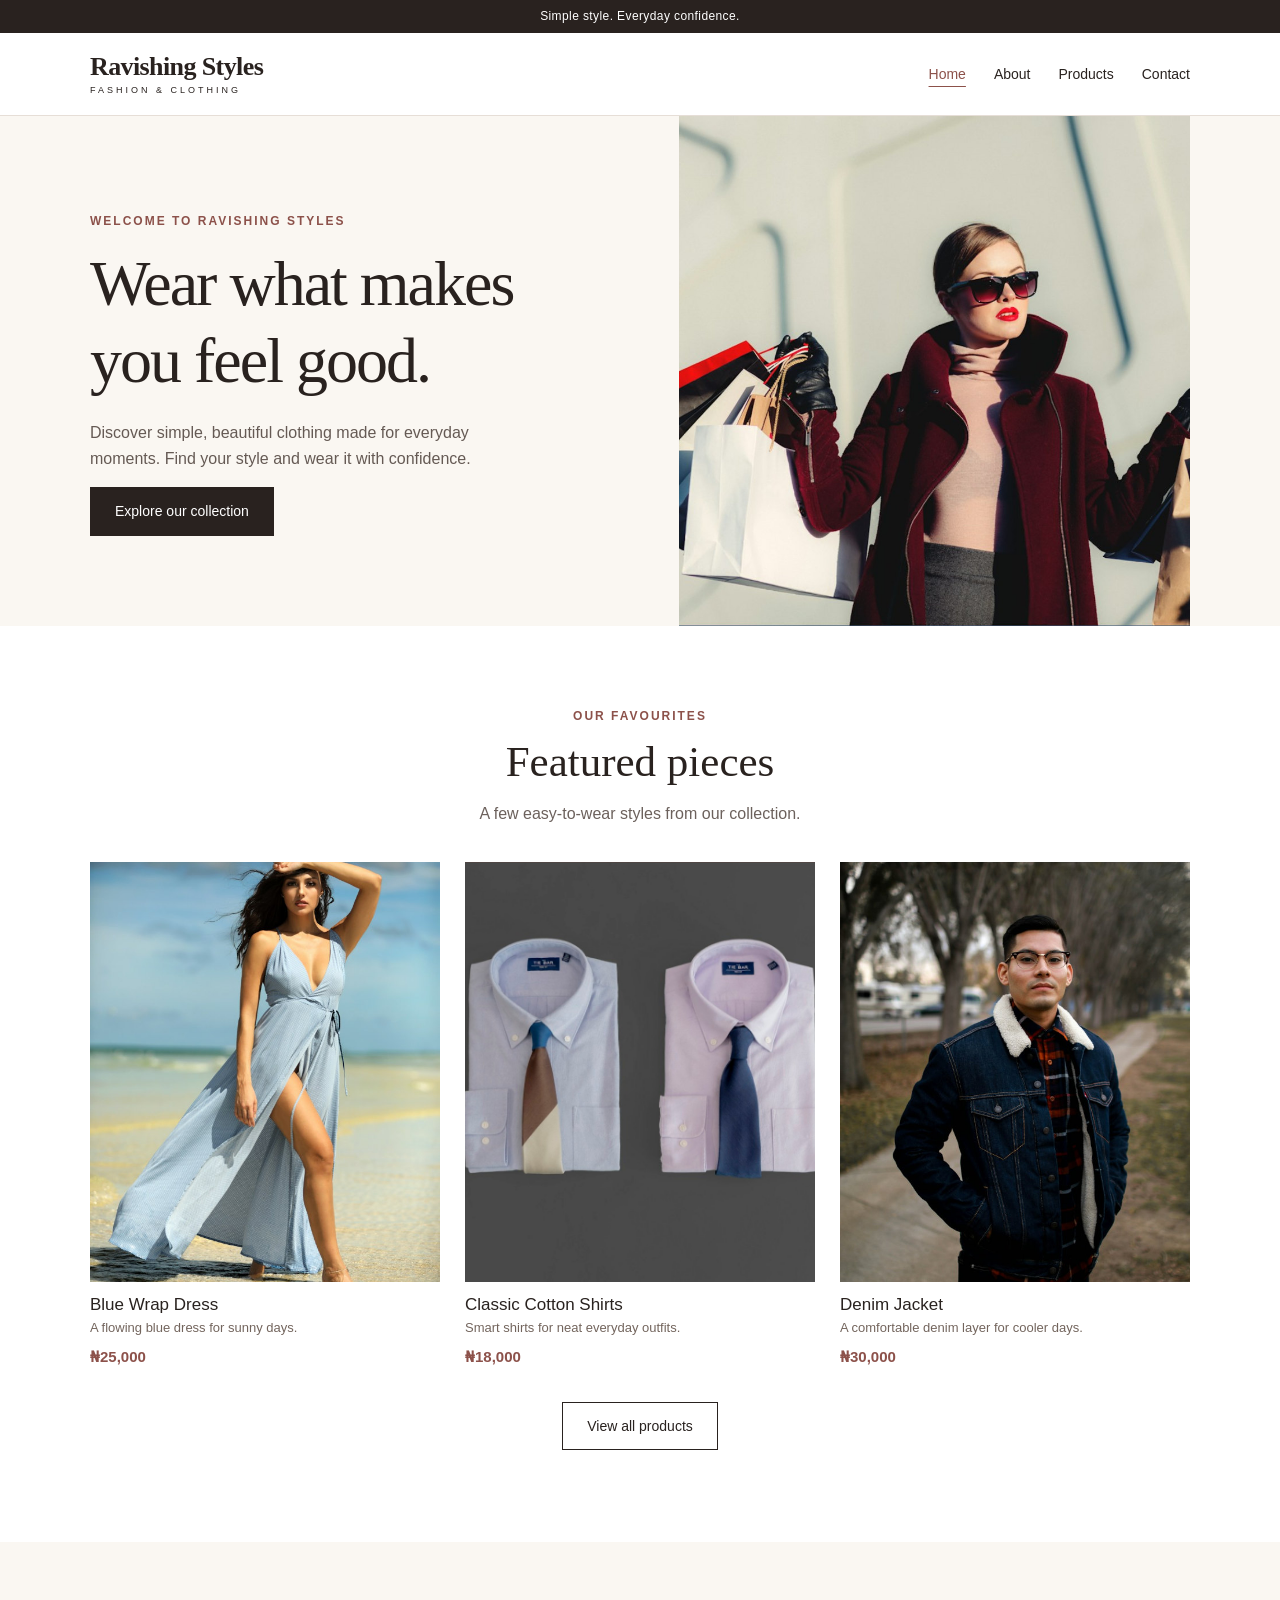
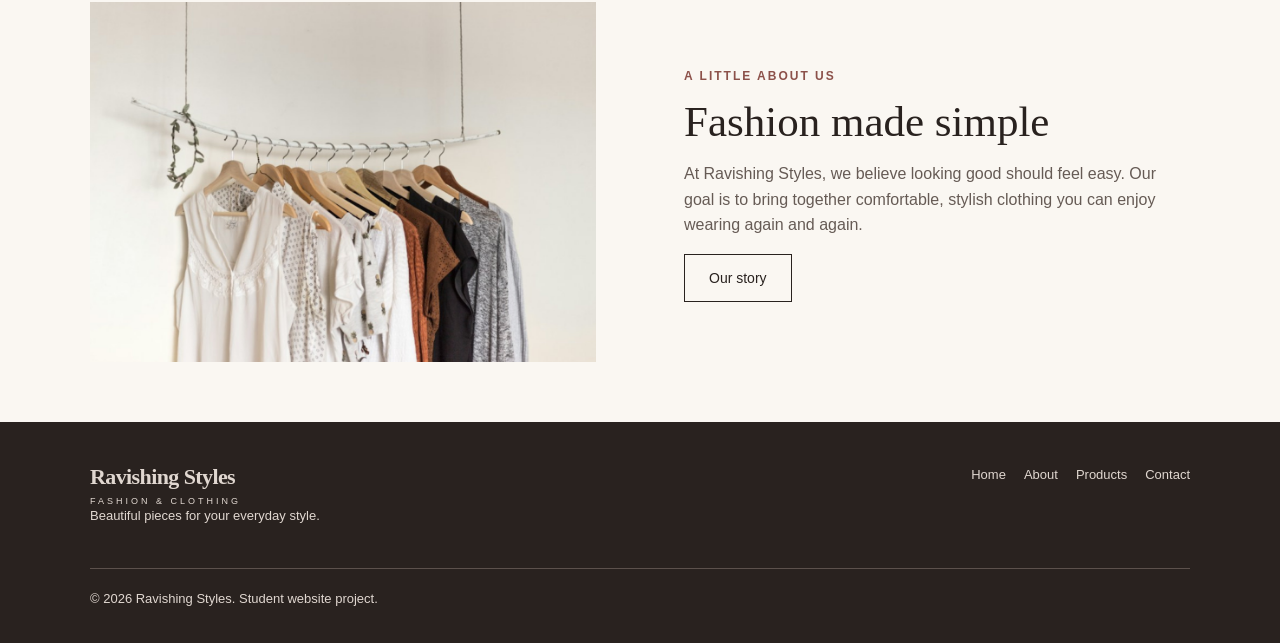
<file: index.html>
<!DOCTYPE html>
<html lang="en">
<head>
  <meta charset="UTF-8">
  <meta name="viewport" content="width=device-width, initial-scale=1.0">
  <meta name="description" content="Ravishing Styles - simple, beautiful fashion for everyday confidence.">
  <title>Home | Ravishing Styles</title>
  <link rel="stylesheet" href="css/style.css">
  <script src="js/script.js" defer></script>
</head>
<body>
  <div class="topbar">Simple style. Everyday confidence.</div>
  <header class="site-header">
    <div class="container header-inner">
      <a class="logo" href="index.html" aria-label="Ravishing Styles homepage">Ravishing Styles<span>FASHION & CLOTHING</span></a>
      <button id="menuButton" class="menu-button" aria-controls="mainNav" aria-expanded="false">Menu</button>
      <nav class="nav" id="mainNav" aria-label="Main navigation"><a href="index.html" class="active">Home</a><a href="about.html" class="">About</a><a href="products.html" class="">Products</a><a href="contact.html" class="">Contact</a></nav>
    </div>
  </header>
  <main><section class="hero"><div class="container hero-grid"><div class="hero-copy"><span class="eyebrow">Welcome to Ravishing Styles</span><h1>Wear what makes you feel good.</h1><p>Discover simple, beautiful clothing made for everyday moments. Find your style and wear it with confidence.</p><a class="button" href="products.html">Explore our collection</a></div><img class="hero-image" src="images/shopping-hero.jpg" alt="Fashion shopper carrying shopping bags" loading="eager"></div></section>
<section class="section"><div class="container"><div class="section-heading"><span class="eyebrow">Our favourites</span><h2>Featured pieces</h2><p>A few easy-to-wear styles from our collection.</p></div><div class="product-grid"><article class="product-card" data-category="dresses"><img src="images/blue-wrap-dress.jpg" alt="Blue Wrap Dress" loading="lazy"><h3>Blue Wrap Dress</h3><p>A flowing blue dress for sunny days.</p><strong>₦25,000</strong></article><article class="product-card" data-category="tops"><img src="images/classic-shirts.jpg" alt="Classic Cotton Shirts" loading="lazy"><h3>Classic Cotton Shirts</h3><p>Smart shirts for neat everyday outfits.</p><strong>₦18,000</strong></article><article class="product-card" data-category="outerwear"><img src="images/denim-jacket.jpg" alt="Denim Jacket" loading="lazy"><h3>Denim Jacket</h3><p>A comfortable denim layer for cooler days.</p><strong>₦30,000</strong></article></div><p class="center" style="margin-top:32px"><a class="button outline" href="products.html">View all products</a></p></div></section>
<section class="intro-panel"><div class="container intro-grid"><img src="images/clothing-rack.jpg" alt="Clothing collection hanging on a rail" loading="lazy"><div><span class="eyebrow">A little about us</span><h2>Fashion made simple</h2><p>At Ravishing Styles, we believe looking good should feel easy. Our goal is to bring together comfortable, stylish clothing you can enjoy wearing again and again.</p><a class="button outline" href="about.html">Our story</a></div></div></section></main>
  <footer class="footer">
    <div class="container">
      <div class="footer-content"><div><a class="logo" href="index.html">Ravishing Styles<span>FASHION & CLOTHING</span></a><p>Beautiful pieces for your everyday style.</p></div>
      <nav class="footer-nav" aria-label="Footer navigation"><a href="index.html" class="active">Home</a><a href="about.html" class="">About</a><a href="products.html" class="">Products</a><a href="contact.html" class="">Contact</a></nav></div>
      <p class="copyright">&copy; 2026 Ravishing Styles. Student website project.</p>
    </div>
  </footer>
</body>
</html>
</file>
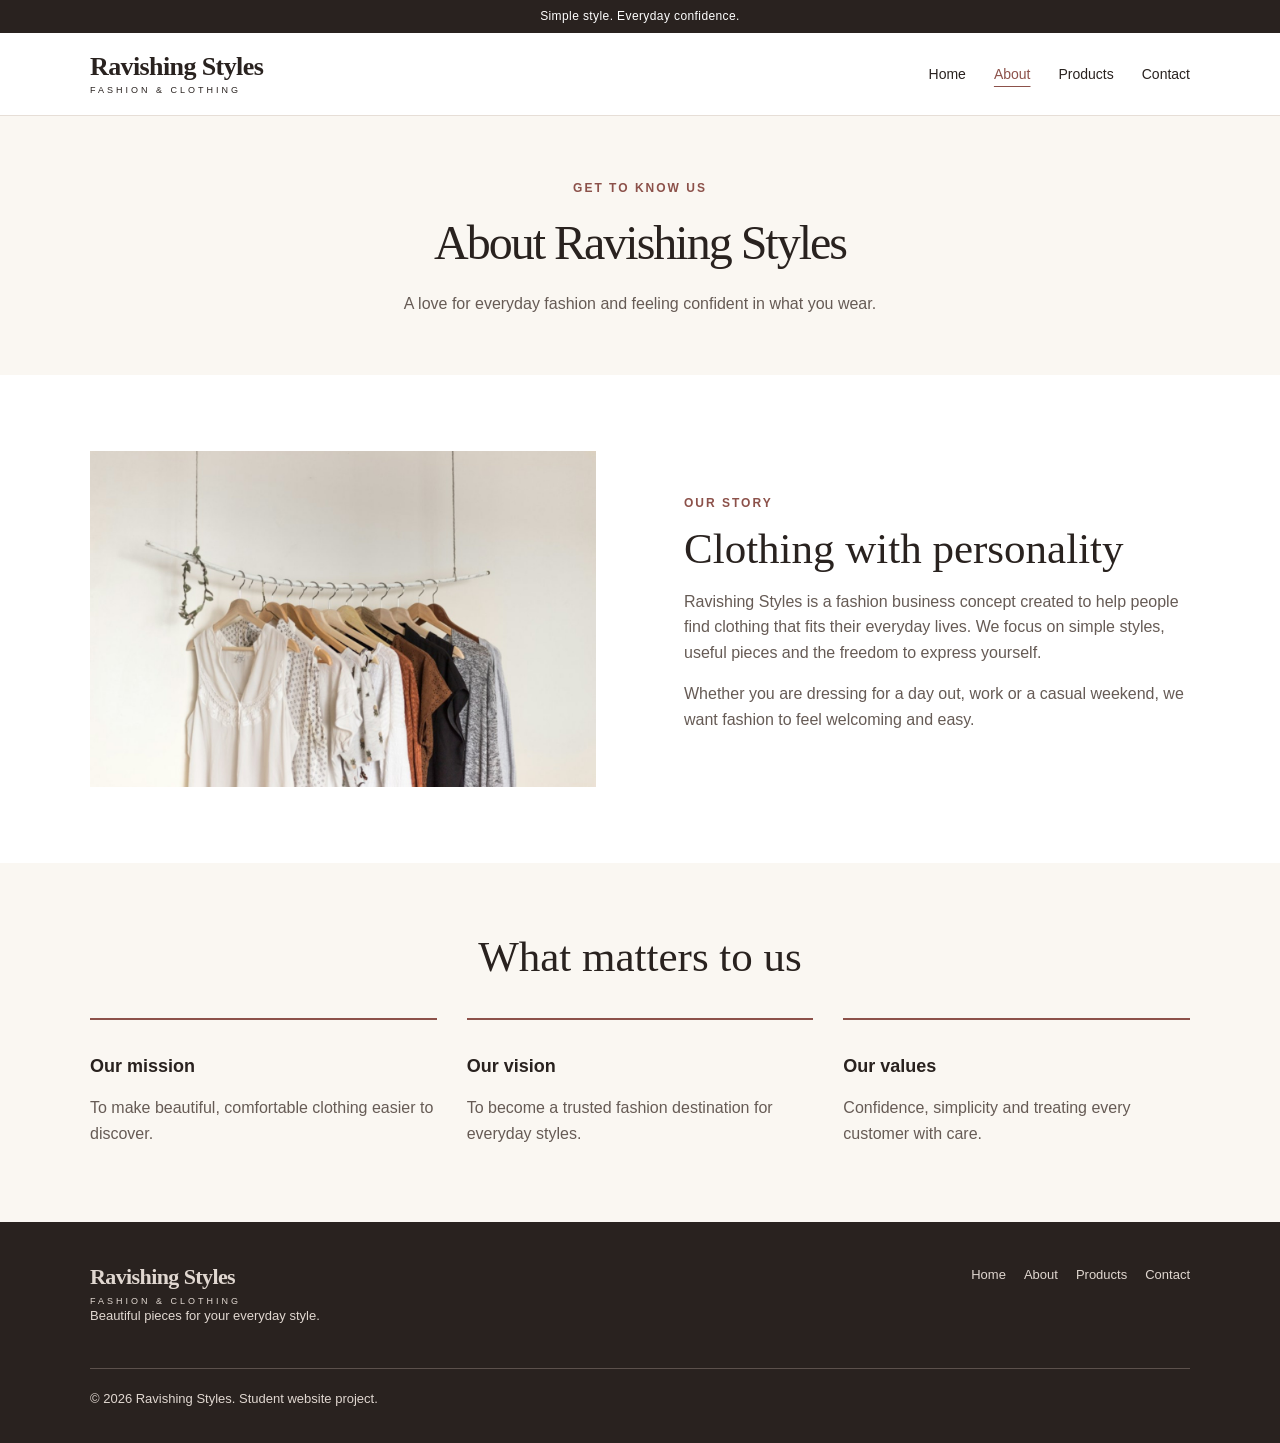
<file: about.html>
<!DOCTYPE html>
<html lang="en">
<head>
  <meta charset="UTF-8">
  <meta name="viewport" content="width=device-width, initial-scale=1.0">
  <meta name="description" content="Ravishing Styles - simple, beautiful fashion for everyday confidence.">
  <title>About | Ravishing Styles</title>
  <link rel="stylesheet" href="css/style.css">
  <script src="js/script.js" defer></script>
</head>
<body>
  <div class="topbar">Simple style. Everyday confidence.</div>
  <header class="site-header">
    <div class="container header-inner">
      <a class="logo" href="index.html" aria-label="Ravishing Styles homepage">Ravishing Styles<span>FASHION & CLOTHING</span></a>
      <button id="menuButton" class="menu-button" aria-controls="mainNav" aria-expanded="false">Menu</button>
      <nav class="nav" id="mainNav" aria-label="Main navigation"><a href="index.html" class="">Home</a><a href="about.html" class="active">About</a><a href="products.html" class="">Products</a><a href="contact.html" class="">Contact</a></nav>
    </div>
  </header>
  <main><section class="page-banner"><div class="container"><span class="eyebrow">Get to know us</span><h1>About Ravishing Styles</h1><p>A love for everyday fashion and feeling confident in what you wear.</p></div></section>
<section class="section"><div class="container story-grid"><img src="images/clothing-rack.jpg" alt="Clothing collection displayed on wooden hangers" loading="lazy"><div><span class="eyebrow">Our story</span><h2>Clothing with personality</h2><p>Ravishing Styles is a fashion business concept created to help people find clothing that fits their everyday lives. We focus on simple styles, useful pieces and the freedom to express yourself.</p><p>Whether you are dressing for a day out, work or a casual weekend, we want fashion to feel welcoming and easy.</p></div></div></section>
<section class="intro-panel"><div class="container"><div class="section-heading"><h2>What matters to us</h2></div><div class="values-grid"><div class="value"><h3>Our mission</h3><p>To make beautiful, comfortable clothing easier to discover.</p></div><div class="value"><h3>Our vision</h3><p>To become a trusted fashion destination for everyday styles.</p></div><div class="value"><h3>Our values</h3><p>Confidence, simplicity and treating every customer with care.</p></div></div></div></section></main>
  <footer class="footer">
    <div class="container">
      <div class="footer-content"><div><a class="logo" href="index.html">Ravishing Styles<span>FASHION & CLOTHING</span></a><p>Beautiful pieces for your everyday style.</p></div>
      <nav class="footer-nav" aria-label="Footer navigation"><a href="index.html" class="">Home</a><a href="about.html" class="active">About</a><a href="products.html" class="">Products</a><a href="contact.html" class="">Contact</a></nav></div>
      <p class="copyright">&copy; 2026 Ravishing Styles. Student website project.</p>
    </div>
  </footer>
</body>
</html>
</file>
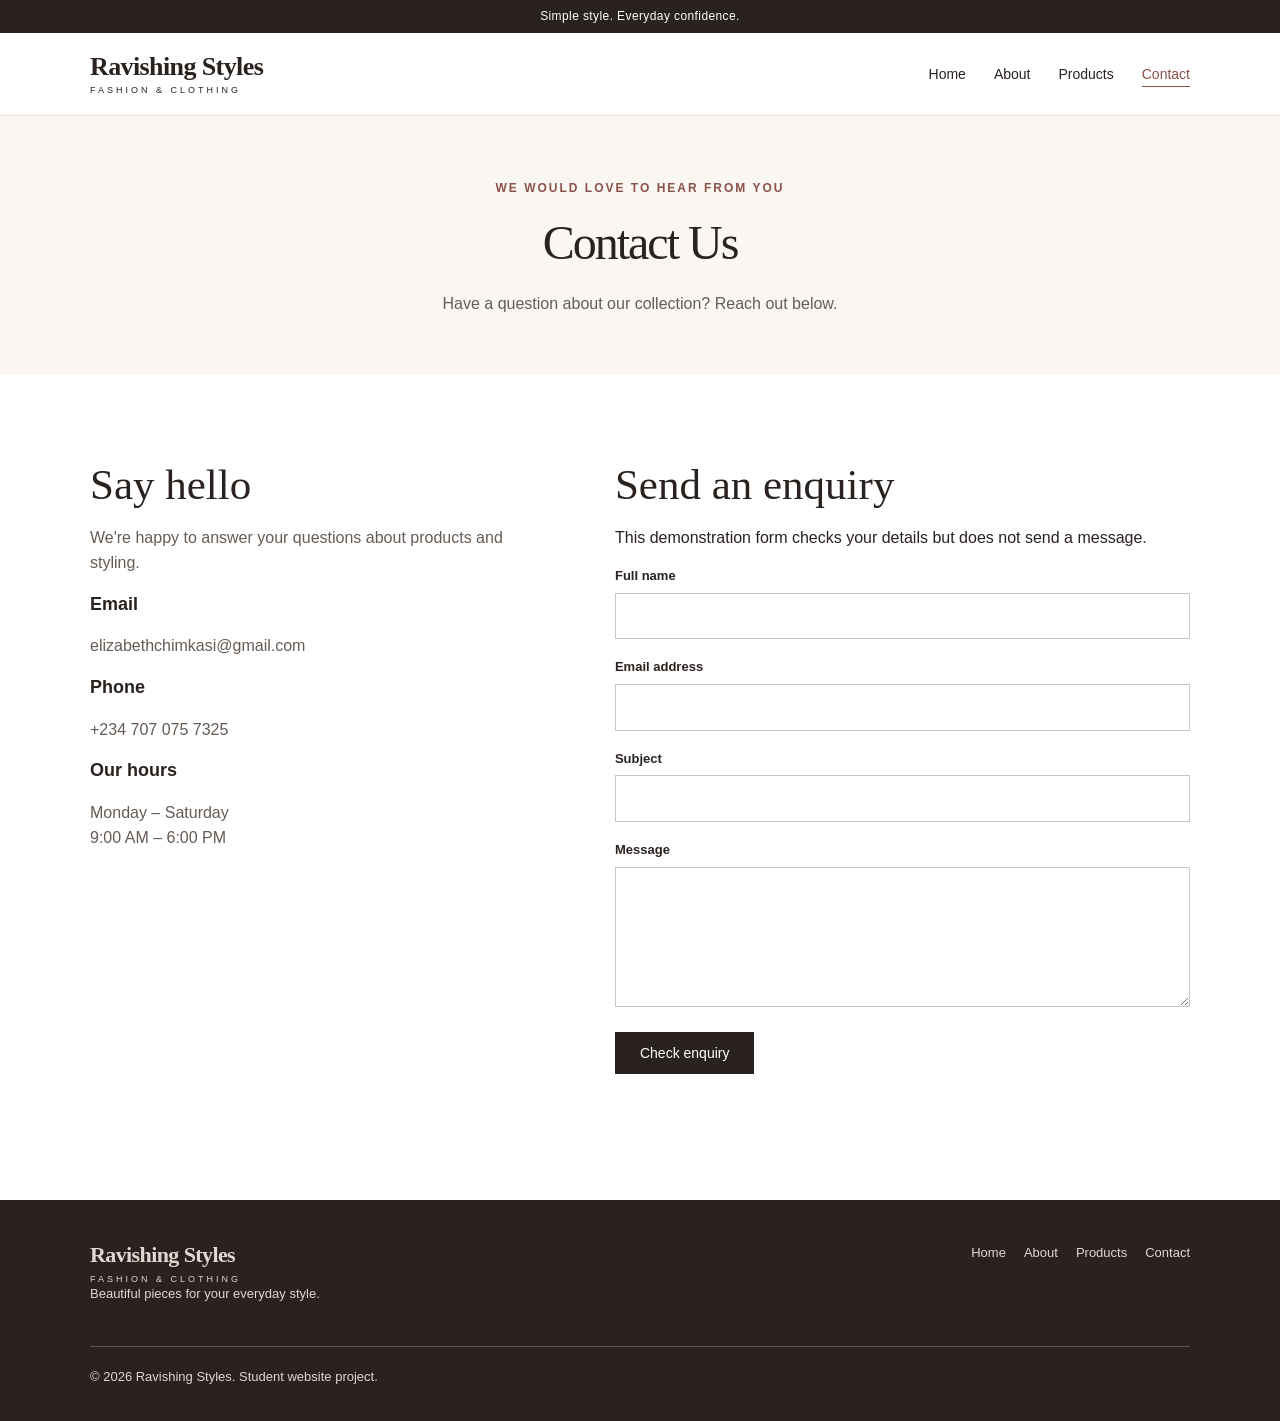
<file: contact.html>
<!DOCTYPE html>
<html lang="en">
<head>
  <meta charset="UTF-8">
  <meta name="viewport" content="width=device-width, initial-scale=1.0">
  <meta name="description" content="Ravishing Styles - simple, beautiful fashion for everyday confidence.">
  <title>Contact | Ravishing Styles</title>
  <link rel="stylesheet" href="css/style.css">
  <script src="js/script.js" defer></script>
</head>
<body>
  <div class="topbar">Simple style. Everyday confidence.</div>
  <header class="site-header">
    <div class="container header-inner">
      <a class="logo" href="index.html" aria-label="Ravishing Styles homepage">Ravishing Styles<span>FASHION & CLOTHING</span></a>
      <button id="menuButton" class="menu-button" aria-controls="mainNav" aria-expanded="false">Menu</button>
      <nav class="nav" id="mainNav" aria-label="Main navigation"><a href="index.html" class="">Home</a><a href="about.html" class="">About</a><a href="products.html" class="">Products</a><a href="contact.html" class="active">Contact</a></nav>
    </div>
  </header>
  <main><section class="page-banner"><div class="container"><span class="eyebrow">We would love to hear from you</span><h1>Contact Us</h1><p>Have a question about our collection? Reach out below.</p></div></section>
<section class="section"><div class="container contact-grid"><div class="contact-details"><h2>Say hello</h2><p>We're happy to answer your questions about products and styling.</p><h3>Email</h3><p>elizabethchimkasi@gmail.com</p><h3>Phone</h3><p>+234 707 075 7325</p><h3>Our hours</h3><p>Monday – Saturday<br>9:00 AM – 6:00 PM</p></div>
<div><h2>Send an enquiry</h2><p>This demonstration form checks your details but does not send a message.</p><form id="contactForm" novalidate><div class="form-group"><label for="fullName">Full name</label><input id="fullName" name="fullName" type="text" autocomplete="name" required></div><div class="form-group"><label for="email">Email address</label><input id="email" name="email" type="email" autocomplete="email" required></div><div class="form-group"><label for="subject">Subject</label><input id="subject" name="subject" type="text" required></div><div class="form-group"><label for="message">Message</label><textarea id="message" name="message" required></textarea></div><button type="submit" class="button">Check enquiry</button><p id="formFeedback" role="status" aria-live="polite" class="form-feedback"></p></form></div></div></section></main>
  <footer class="footer">
    <div class="container">
      <div class="footer-content"><div><a class="logo" href="index.html">Ravishing Styles<span>FASHION & CLOTHING</span></a><p>Beautiful pieces for your everyday style.</p></div>
      <nav class="footer-nav" aria-label="Footer navigation"><a href="index.html" class="">Home</a><a href="about.html" class="">About</a><a href="products.html" class="">Products</a><a href="contact.html" class="active">Contact</a></nav></div>
      <p class="copyright">&copy; 2026 Ravishing Styles. Student website project.</p>
    </div>
  </footer>
</body>
</html>
</file>
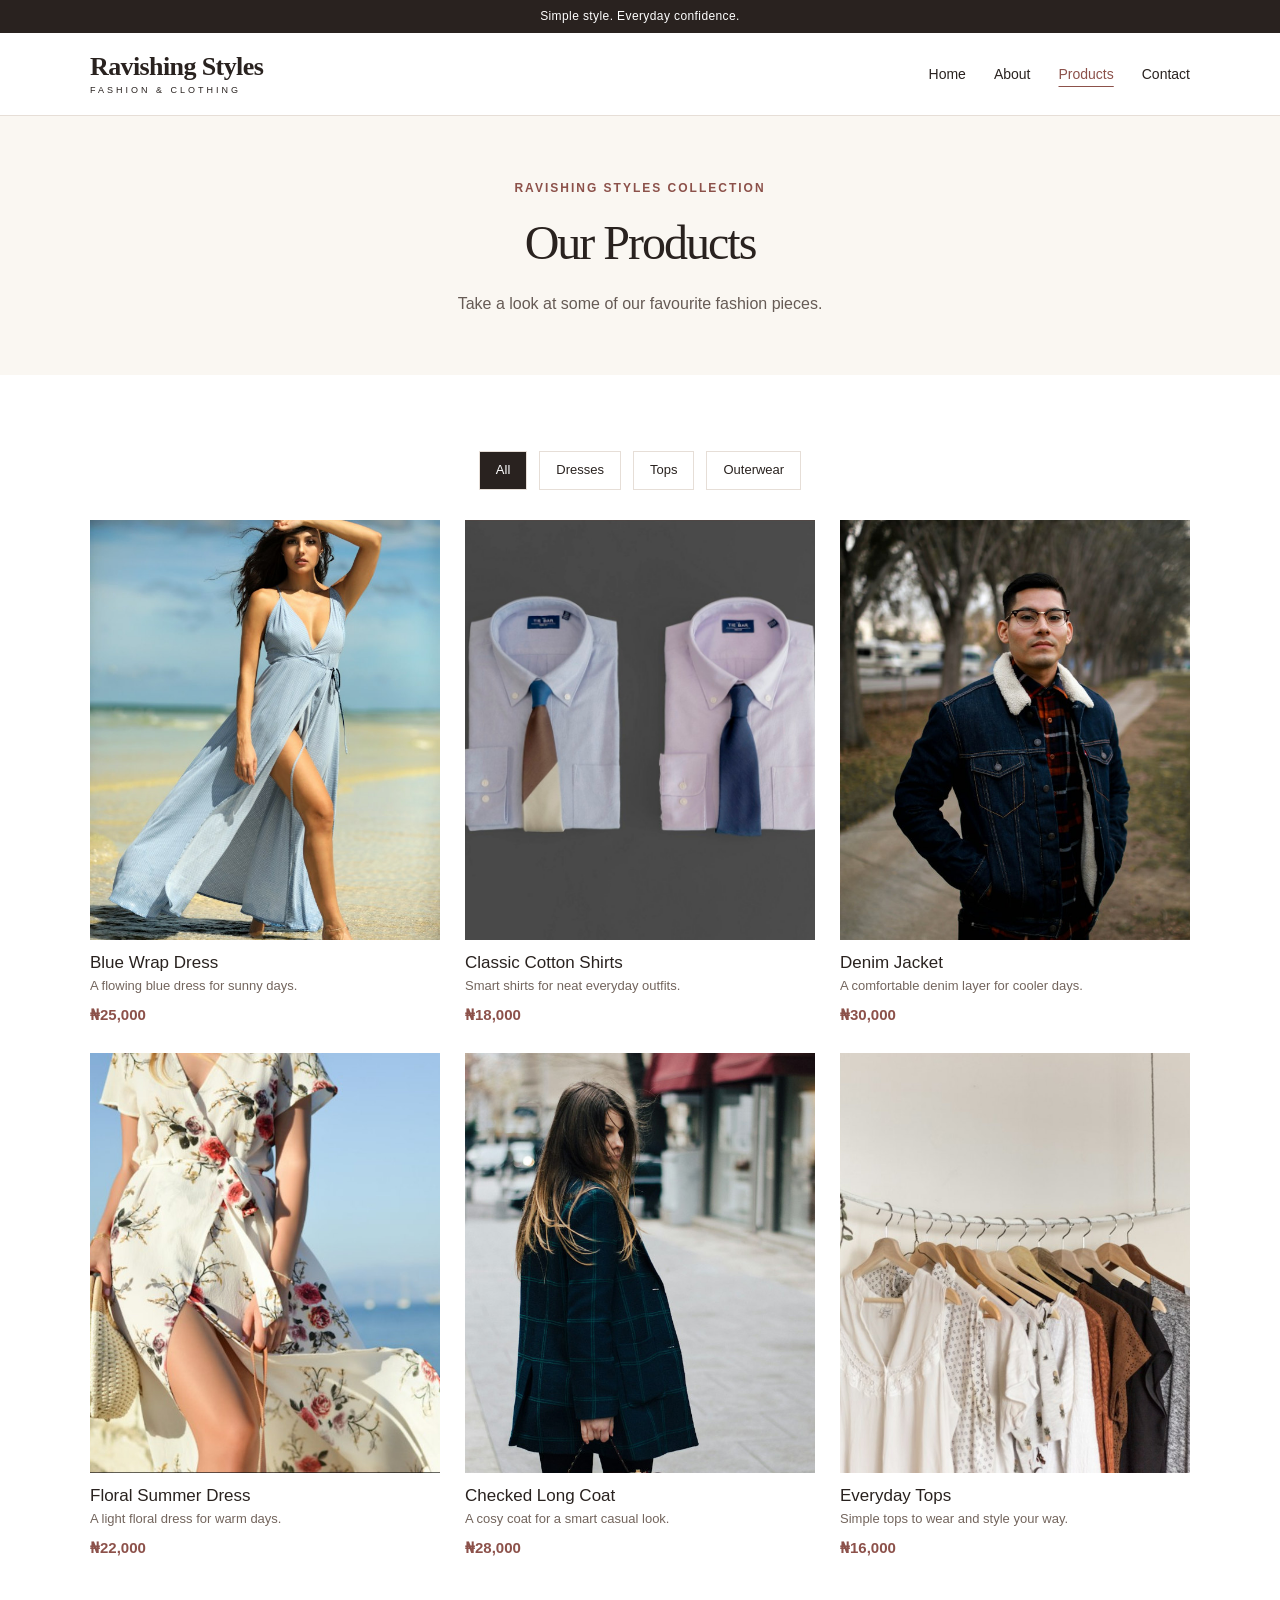
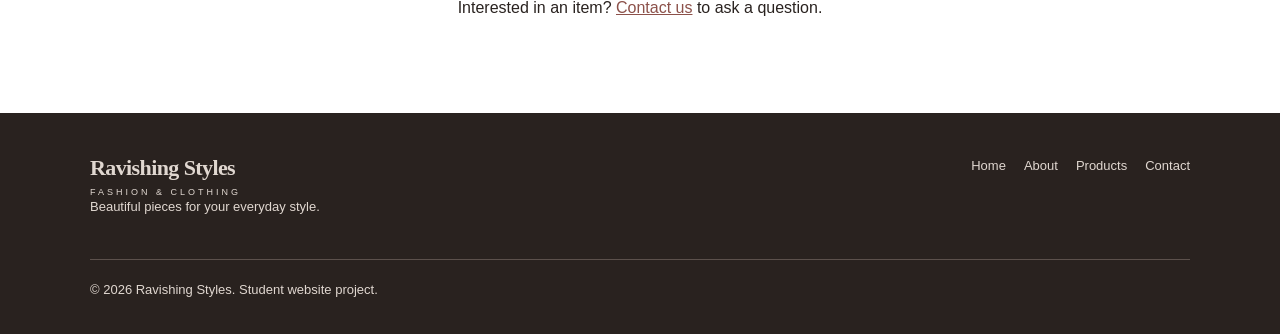
<file: products.html>
<!DOCTYPE html>
<html lang="en">
<head>
  <meta charset="UTF-8">
  <meta name="viewport" content="width=device-width, initial-scale=1.0">
  <meta name="description" content="Ravishing Styles - simple, beautiful fashion for everyday confidence.">
  <title>Products | Ravishing Styles</title>
  <link rel="stylesheet" href="css/style.css">
  <script src="js/script.js" defer></script>
</head>
<body>
  <div class="topbar">Simple style. Everyday confidence.</div>
  <header class="site-header">
    <div class="container header-inner">
      <a class="logo" href="index.html" aria-label="Ravishing Styles homepage">Ravishing Styles<span>FASHION & CLOTHING</span></a>
      <button id="menuButton" class="menu-button" aria-controls="mainNav" aria-expanded="false">Menu</button>
      <nav class="nav" id="mainNav" aria-label="Main navigation"><a href="index.html" class="">Home</a><a href="about.html" class="">About</a><a href="products.html" class="active">Products</a><a href="contact.html" class="">Contact</a></nav>
    </div>
  </header>
  <main><section class="page-banner"><div class="container"><span class="eyebrow">Ravishing Styles collection</span><h1>Our Products</h1><p>Take a look at some of our favourite fashion pieces.</p></div></section><section class="section"><div class="container"><div class="filters" aria-label="Filter products"><button type="button" class="filter-button active" data-category="all">All</button><button type="button" class="filter-button " data-category="dresses">Dresses</button><button type="button" class="filter-button " data-category="tops">Tops</button><button type="button" class="filter-button " data-category="outerwear">Outerwear</button></div><div class="product-grid"><article class="product-card" data-category="dresses"><img src="images/blue-wrap-dress.jpg" alt="Blue Wrap Dress" loading="lazy"><h3>Blue Wrap Dress</h3><p>A flowing blue dress for sunny days.</p><strong>₦25,000</strong></article><article class="product-card" data-category="tops"><img src="images/classic-shirts.jpg" alt="Classic Cotton Shirts" loading="lazy"><h3>Classic Cotton Shirts</h3><p>Smart shirts for neat everyday outfits.</p><strong>₦18,000</strong></article><article class="product-card" data-category="outerwear"><img src="images/denim-jacket.jpg" alt="Denim Jacket" loading="lazy"><h3>Denim Jacket</h3><p>A comfortable denim layer for cooler days.</p><strong>₦30,000</strong></article><article class="product-card" data-category="dresses"><img class="floral-photo" src="images/floral-dress.jpg" alt="Floral Summer Dress" loading="lazy"><h3>Floral Summer Dress</h3><p>A light floral dress for warm days.</p><strong>₦22,000</strong></article><article class="product-card" data-category="outerwear"><img src="images/plaid-coat.jpg" alt="Checked Long Coat" loading="lazy"><h3>Checked Long Coat</h3><p>A cosy coat for a smart casual look.</p><strong>₦28,000</strong></article><article class="product-card" data-category="tops"><img src="images/clothing-rack.jpg" alt="Everyday Tops" loading="lazy"><h3>Everyday Tops</h3><p>Simple tops to wear and style your way.</p><strong>₦16,000</strong></article></div><p class="center" style="margin-top:35px">Interested in an item? <a href="contact.html" style="text-decoration:underline;color:var(--accent)">Contact us</a> to ask a question.</p></div></section></main>
  <footer class="footer">
    <div class="container">
      <div class="footer-content"><div><a class="logo" href="index.html">Ravishing Styles<span>FASHION & CLOTHING</span></a><p>Beautiful pieces for your everyday style.</p></div>
      <nav class="footer-nav" aria-label="Footer navigation"><a href="index.html" class="">Home</a><a href="about.html" class="">About</a><a href="products.html" class="active">Products</a><a href="contact.html" class="">Contact</a></nav></div>
      <p class="copyright">&copy; 2026 Ravishing Styles. Student website project.</p>
    </div>
  </footer>
</body>
</html>
</file>
<file: css/style.css>
/* Ravishing Styles - New Horizon student project */
:root { --ink:#29221f; --cream:#faf7f2; --accent:#8c514a; --line:#e6ded7; }
* { box-sizing:border-box; }
html { scroll-behavior:smooth; }
body { margin:0; font-family:Arial, Helvetica, sans-serif; background:#fff; color:var(--ink); line-height:1.6; }
a { color:inherit; text-decoration:none; }
img { max-width:100%; display:block; }
.container { width: min(1100px, 90%); margin:auto; }
.topbar { background:var(--ink); color:#fff; text-align:center; padding:7px 12px; font-size:12px; letter-spacing:.4px; }
.site-header { background:white; border-bottom:1px solid var(--line); }
.header-inner { display:flex; align-items:center; justify-content:space-between; min-height:82px; gap:20px; }
.logo { font-family:Georgia, serif; font-size:26px; font-weight:bold; line-height:1.05; letter-spacing:-.6px; }
.logo span { display:block; font-family:Arial,sans-serif; font-size:9px; letter-spacing:3px; font-weight:normal; margin-top:5px; }
.nav { display:flex; gap:28px; align-items:center; }
.nav a { font-size:14px; }
.nav a:hover, .nav a.active { color:var(--accent); text-decoration:underline; text-underline-offset:7px; }
.menu-button { display:none; border:1px solid var(--line); padding:8px 12px; background:#fff; font-size:14px; cursor:pointer; }
.hero { background:var(--cream); }
.hero-grid { display:grid; grid-template-columns:1fr 1fr; align-items:center; gap:7%; min-height:510px; }
.hero-copy { padding:55px 0; }
.eyebrow { color:var(--accent); text-transform:uppercase; font-size:12px; letter-spacing:2px; font-weight:bold; }
h1,h2,h3 { line-height:1.2; }
h1,h2 { font-family:Georgia, 'Times New Roman', serif; font-weight:normal; }
h1 { font-size:clamp(39px,5vw,68px); letter-spacing:-2px; margin:14px 0 20px; }
h2 { font-size:clamp(30px,3.5vw,43px); margin:8px 0 14px; }
h3 { font-size:18px; }
p { margin-top:0; }
.hero-copy p { color:#655a54; max-width:450px; }
.button { display:inline-block; background:var(--ink); color:white; border:1px solid var(--ink); padding:12px 24px; font-size:14px; cursor:pointer; font-family:inherit; }
.button:hover { background:var(--accent); border-color:var(--accent); }
.button.outline { background:transparent; color:var(--ink); }
.button.outline:hover { background:var(--ink); color:white; }
.hero-image { height:510px; width:100%; object-fit:cover; object-position:center 35%; }
.section { padding:76px 0; }
.section-heading { text-align:center; max-width:650px; margin:0 auto 35px; }
.section-heading p { color:#6c615c; }
.product-grid { display:grid; grid-template-columns:repeat(3,1fr); gap:25px; }
.product-card img { aspect-ratio:3/3.6; width:100%; object-fit:cover; background:#eee6dc; }
.product-card img.floral-photo { object-position:32% center; }
.product-card h3 { margin:13px 0 3px; font-size:17px; font-weight:normal; }
.product-card p { color:#73655d; font-size:13px; margin:0 0 5px; }
.product-card strong { color:var(--accent); font-size:15px; }
.intro-panel { background:var(--cream); padding:60px 0; }
.intro-grid { display:grid; grid-template-columns:1fr 1fr; gap:8%; align-items:center; }
.intro-grid img { width:100%; height:360px; object-fit:cover; }
.intro-grid p { color:#665b55; }
.page-banner { text-align:center; background:var(--cream); padding:58px 0; }
.page-banner p { max-width:600px; margin:0 auto; color:#665b55; }
.page-banner h1 { font-size:48px; }
.story-grid { display:grid; grid-template-columns:1fr 1fr; gap:8%; align-items:center; }
.story-grid img { width:100%; max-height:540px; object-fit:cover; }
.story-grid p { color:#665b55; }
.values-grid { display:grid; grid-template-columns:repeat(3,1fr); gap:30px; }
.value { padding-top:18px; border-top:2px solid var(--accent); }
.value p { color:#665b55; }
.filters { display:flex; justify-content:center; gap:12px; flex-wrap:wrap; margin-bottom:30px; }
.filter-button { border:1px solid var(--line); background:#fff; color:var(--ink); padding:8px 16px; font:inherit; font-size:13px; cursor:pointer; }
.filter-button.active, .filter-button:hover { background:var(--ink); color:#fff; }
.contact-grid { display:grid; grid-template-columns:1fr 1.35fr; gap:9%; }
.contact-details p { color:#665b55; }
.contact-details a { color:var(--accent); }
.form-group { margin-bottom:18px; }
label { display:block; margin-bottom:6px; font-weight:bold; font-size:13px; }
input,textarea { width:100%; border:1px solid #cfc5be; border-radius:0; padding:11px 12px; font:inherit; font-size:14px; background:white; color:var(--ink); }
input:focus,textarea:focus { outline:2px solid #a8746c; outline-offset:1px; }
textarea { min-height:140px; resize:vertical; }
.form-feedback { font-size:14px; margin-top:14px; min-height:22px; }
.form-feedback.error { color:#a22d2d; }
.form-feedback.success { color:#32704b; }
.footer { background:var(--ink); color:#fff; margin-top:0; padding:43px 0 20px; }
.footer-content { display:flex; justify-content:space-between; gap:30px; align-items:start; }
.footer .logo { font-size:22px; }
.footer p, .footer a { color:#e0d7d0; font-size:13px; }
.footer-nav { display:flex; gap:18px; flex-wrap:wrap; }
.copyright { border-top:1px solid #5c514c; padding-top:20px; margin-top:28px; font-size:12px; color:#ddd1ca; }
.center { text-align:center; }
.cta-section { text-align:center; background:var(--cream); padding:55px 15px; }
[hidden] { display:none !important; }
@media (max-width:760px) {
 .header-inner { min-height:75px; flex-wrap:wrap; }
 .logo { font-size:23px; }
 .menu-button { display:block; }
 .nav { display:none; flex-basis:100%; width:100%; flex-direction:column; align-items:stretch; gap:0; padding-bottom:15px; }
 .nav.open { display:flex; }
 .nav a { padding:12px 0; border-top:1px solid var(--line); }
 .hero-grid,.intro-grid,.story-grid,.contact-grid { grid-template-columns:1fr; gap:25px; }
 .hero-grid { min-height:auto; }
 .hero-copy { padding:48px 0 12px; }
 .hero-image { height:380px; }
 .product-grid { grid-template-columns:repeat(2,1fr); gap:17px; }
 .values-grid { grid-template-columns:1fr; gap:15px; }
 .section { padding:52px 0; }
 .intro-grid img { height:320px; }
 .page-banner { padding:42px 0; }
 .page-banner h1 { font-size:40px; }
 .footer-content { flex-direction:column; gap:15px; }
}
@media (max-width:450px) { .product-grid { grid-template-columns:1fr; } .hero-image { height:310px; } h1 { letter-spacing:-1px; } }
</file>
